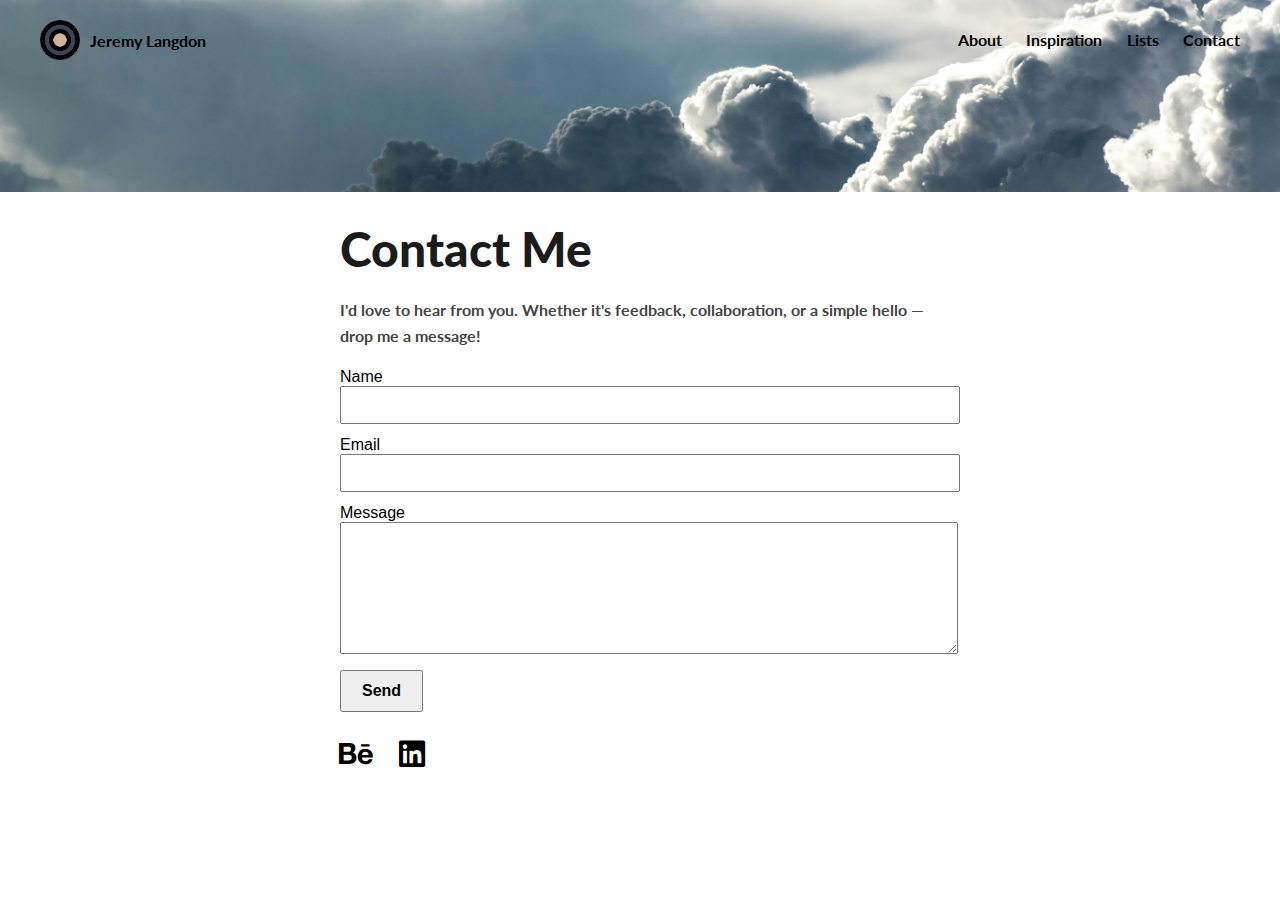
<file: contact.html>
<!DOCTYPE html>
<html lang="en">
<head>
  <meta charset="UTF-8" />
  <meta name="viewport" content="width=device-width, initial-scale=1.0"/>
  <title>Contact Jeremy Langdon</title>
  <link rel="stylesheet" href="css/style.css" />
  <link rel="preconnect" href="https://fonts.googleapis.com" />
  <link rel="preconnect" href="https://fonts.gstatic.com" crossorigin />
  <link href="https://fonts.googleapis.com/css2?family=Lato:wght@400;700;900&display=swap" rel="stylesheet" />
  <link rel="stylesheet" href="https://cdnjs.cloudflare.com/ajax/libs/font-awesome/6.5.0/css/all.min.css" />
</head>
<body class="contact-page">

  <!-- Video Background -->
<div class="contact-page-clouds">
  <img src="img/clouds.jpg" alt="Cloud background" />
</div>

  <!-- Header with navs-->
  <header class="header">
    <div class="left-header">
      <img src="gifs/gif2.gif" alt="Jeremy profile" class="small-profile" />
      <span class="head-name">Jeremy Langdon</span>
    </div>
    <nav class="top-nav">
      <a href="index.html">About</a>
      <a href="inspiration.html">Inspiration</a>
      <a href="lists.html">Lists</a>
      <a href="contact.html">Contact</a>
    </nav>
  </header>

  <!-- Main Contact Content -->
  <main class="contact-container">                 <!--contact heading and text-->
    <h1 class="bio-name">Contact Me</h1>
    <p class="bio-text">I'd love to hear from you. Whether it's feedback, collaboration, or a simple hello — drop me a message!</p>

    <form action="https://formspree.io/f/xzzggdvv" method="POST" class="contact-form">  <!--cols text box width by character amount, Labels help accesability, -->
      <label for="name">Name</label><br />
      <input type="text" id="name" name="name" required /><br>

      <label for="email">Email</label><br>
      <input type="email" id="email" name="email" required /><br>

      <label for="message">Message</label><br>
      <textarea id="message" name="message" rows="6" required></textarea><br>

      <button type="submit">Send</button>
    </form>

    <!-- linkdin/behance icons -->
    <section class="nav-buttons">
      <a href="https://www.behance.net/jeremylangdon" class="icon-link" aria-label="Behance profile" target="_blank">
        <i class="fa-brands fa-behance nav-icon" aria-hidden="true"></i>
      </a>
      <a href="https://www.linkedin.com/in/jeremy-langdon-4121a6149" class="icon-link" aria-label="LinkedIn profile" target="_blank">
        <i class="fa-brands fa-linkedin nav-icon" aria-hidden="true"></i>
      </a>
    </section>
  </main>

  <!-- Footer -->
  <footer class="footer">
    <!-- <p><small>Contact: </small><a href="mailto:youremail@example.com"><small>Send Email</small></a></p> -->
  </footer>

</body>
</html>
</file>
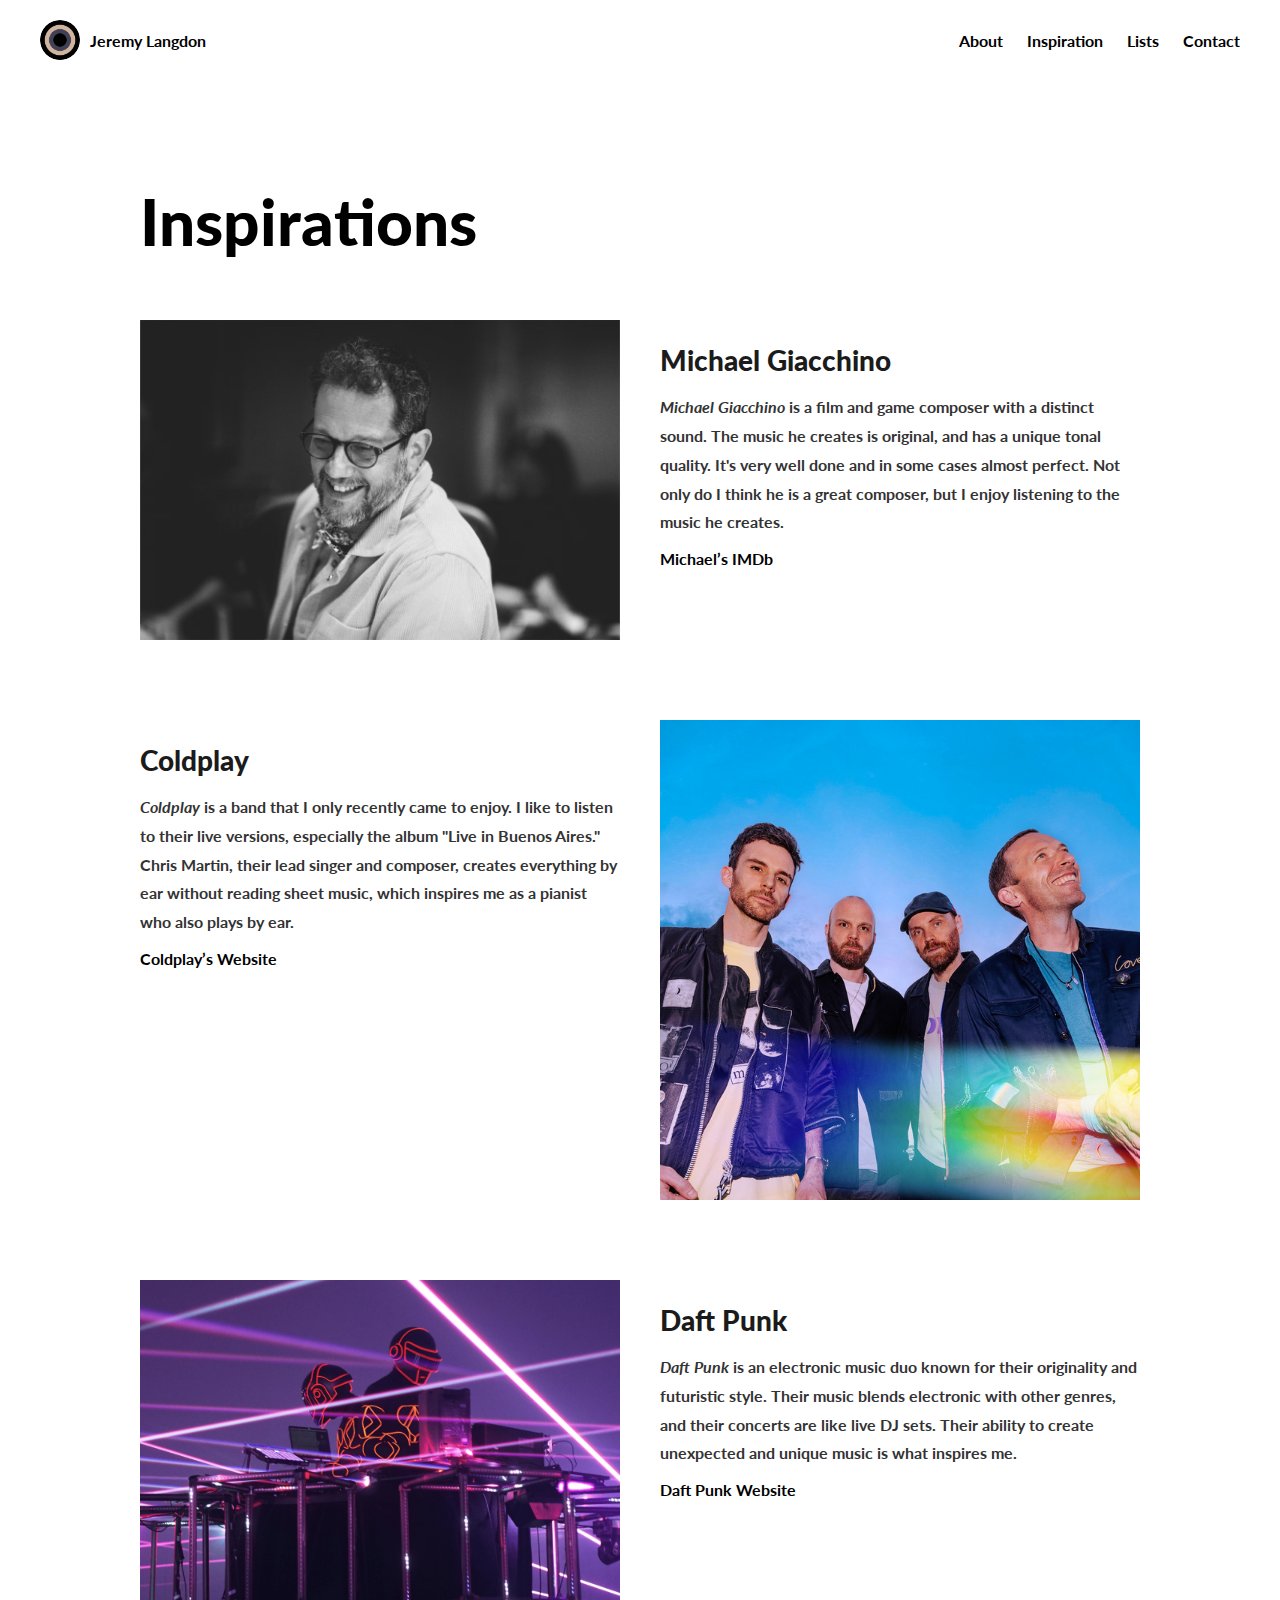
<file: inspiration.html>
<!DOCTYPE html>
<html lang="en">
<head>
  <meta charset="UTF-8" />
  <meta name="viewport" content="width=device-width, initial-scale=1.0"/>
  <title>Inspirations</title>
  <link rel="stylesheet" href="css/style.css" />
  <link rel="preconnect" href="https://fonts.googleapis.com" />
  <link rel="preconnect" href="https://fonts.gstatic.com" crossorigin />
  <link href="https://fonts.googleapis.com/css2?family=Lato:wght@400;700;900&display=swap" rel="stylesheet" />
</head>
<body class="inspiration-page">

  <header class="header">
    <div class="left-header">
      <div class="small-dot"></div>
      <img src="gifs/gif2.gif" alt="Profile photo of Jeremy Langdon" class="small-profile" />
      <span class="head-name">Jeremy Langdon</span>
    </div>
    <nav class="top-nav">
      <a href="index.html">About</a>
      <a href="inspiration.html">Inspiration</a>
      <a href="lists.html">Lists</a>
      <a href="contact.html">Contact</a>
    </nav>
  </header>

  <main class="inspiration-container">
    <h1 class="page-title">Inspirations</h1>

    <section class="inspo-item">
      <img src="img/michael.avif" alt="Photo of Michael Giacchino" />
      <div class="inspo-text">
        <h2>Michael Giacchino</h2>
        <p><i>Michael Giacchino</i> is a film and game composer with a distinct sound. The music he creates is original, and has a unique tonal quality. It's very well done and in some cases almost perfect. Not only do I think he is a great composer, but I enjoy listening to the music he creates.</p>
        <a href="https://www.imdb.com/name/nm0315974/" target="_blank">Michael’s IMDb</a>
      </div>
    </section>

    <section class="inspo-item reverse">
      <img src="img/coldplay.jpg" alt="Photo of Coldplay" />
      <div class="inspo-text">
        <h2>Coldplay</h2>
        <p><i>Coldplay</i> is a band that I only recently came to enjoy. I like to listen to their live versions, especially the album "Live in Buenos Aires." Chris Martin, their lead singer and composer, creates everything by ear without reading sheet music, which inspires me as a pianist who also plays by ear.</p>
        <a href="https://www.coldplay.com/" target="_blank">Coldplay’s Website</a>
      </div>
    </section>

    <section class="inspo-item">
      <img src="img/daft.png" alt="Photo of Daft Punk" />
      <div class="inspo-text">
        <h2>Daft Punk</h2>
        <p><i>Daft Punk</i> is an electronic music duo known for their originality and futuristic style. Their music blends electronic with other genres, and their concerts are like live DJ sets. Their ability to create unexpected and unique music is what inspires me.</p>
        <a href="https://www.daftpunk.com/" target="_blank">Daft Punk Website</a>
      </div>
    </section>
  </main>

  <!-- <footer class="footer">
    <p><small>Contact: </small><a href="#"><small>Send Email</small></a></p>
  </footer> -->

</body>
</html>
</file>
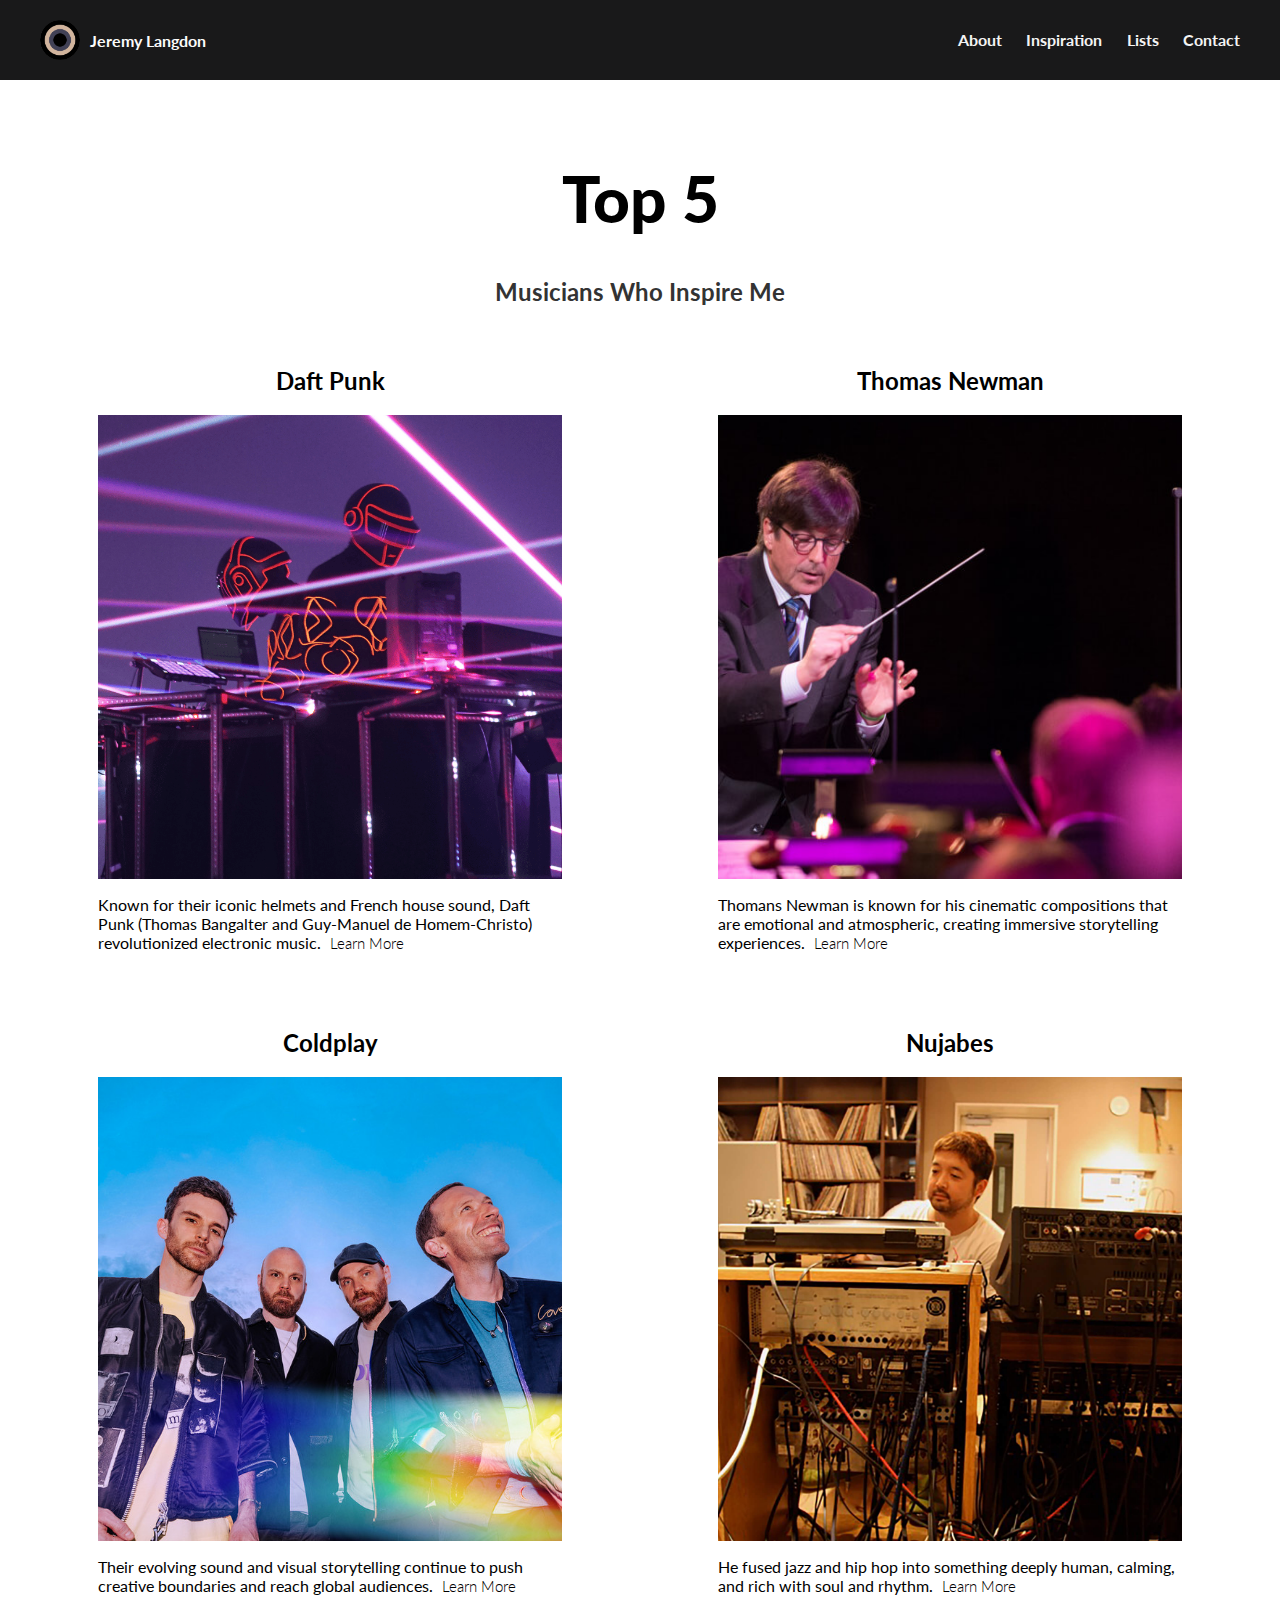
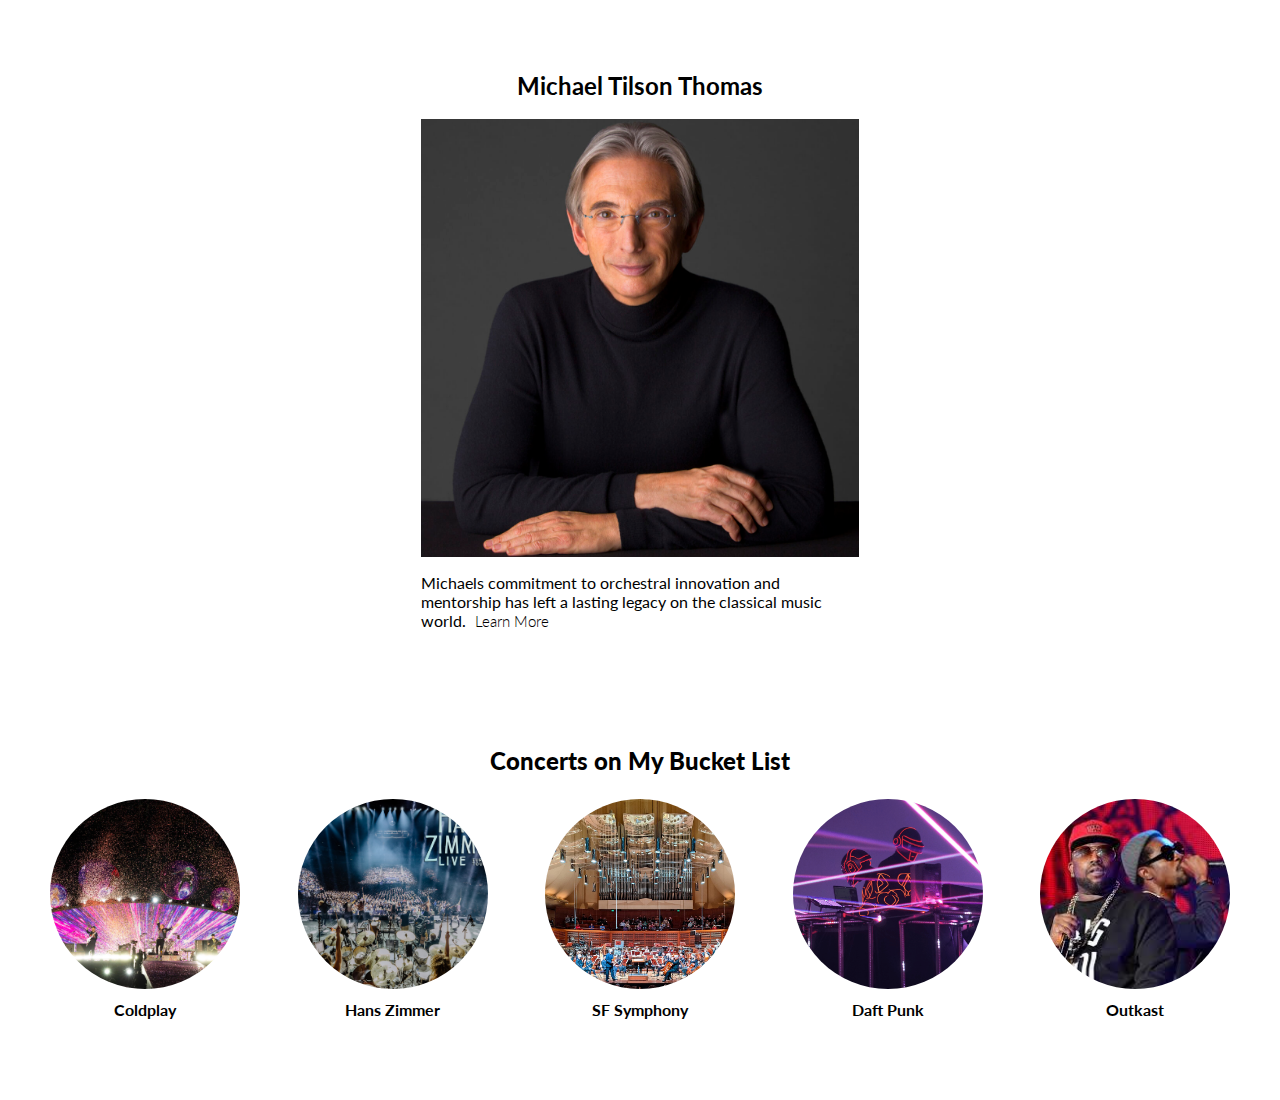
<file: lists.html>
<!DOCTYPE html>
<html lang="en">
<head>
  <meta charset="UTF-8" />
  <meta name="viewport" content="width=device-width, initial-scale=1.0"/>
  <title>Lists</title>
  <link rel="stylesheet" href="css/style.css" />
  <link rel="preconnect" href="https://fonts.googleapis.com" />
  <link rel="preconnect" href="https://fonts.gstatic.com" crossorigin />
  <link href="https://fonts.googleapis.com/css2?family=Lato:ital,wght@0,100;0,300;0,400;0,700;0,900;1,100;1,300;1,400;1,700;1,900&display=swap" rel="stylesheet">
</head>
<body class="lists-page">

  <header class="header">
    <div class="left-header">
      <img src="gifs/gif2.gif" alt="Profile photo of Jeremy Langdon" class="small-profile" />
      <span class="head-name">Jeremy Langdon</span>
    </div>
    <nav class="top-nav">
      <a href="index.html">About</a>
      <a href="inspiration.html">Inspiration</a>
      <a href="lists.html">Lists</a>
      <a href="contact.html">Contact</a>
    </nav>
  </header>

  <main class="lists-container">
    <h1 class="page-title">Top 5</h1>
    <h2 class="section-subheading">Musicians Who Inspire Me</h2>

    <!-- Top 5 Musicians -->
    <section class="lists-top">
      
      <div class="music1">
        <div class="music-text">
          <h2>Daft Punk</h2>
        </div>
        <div class="square-item">
          <img src="img/daft.png" alt="Daft Punk" />
          <p>Known for their iconic helmets and French house sound, Daft Punk (Thomas Bangalter and Guy-Manuel de Homem-Christo) revolutionized electronic music. <a href="https://daftpunk.com/" class="learn-more" target="_blank" rel="noopener noreferrer">Learn More</a></p>
         
          <!-- <h4>Daft Punk</h4> -->
        </div>
      </div>

      <div class="music2">
        <div class="music-text">
          <h2>Thomas Newman</h2>
        </div>
        <div class="square-item">
          <img src="img/newman.jpg" alt="Thomas Newman" />
          <p>Thomans Newman is known for his cinematic compositions that are emotional and atmospheric, creating immersive storytelling experiences. <a href="https://www.gsamusic.com/composers/thomas-newman/" class="learn-more" target="_blank" rel="noopener noreferrer">Learn More</a></p>
          <!-- <h4>Thomas Newman</h4> -->
        </div>
      </div>

      <div class="music3">
        <div class="music-text">
          <h2>Coldplay</h2>
        </div>
        <div class="square-item">
          <img src="img/coldplay.jpg" alt="Coldplay" />
          <p>Their evolving sound and visual storytelling continue to push creative boundaries and reach global audiences. <a href="https://www.coldplay.com/" class="learn-more" target="_blank">Learn More</a></p>
          <!-- <h4>Coldplay</h4> -->
        </div>
      </div>

      <div class="music4">
        <div class="music-text">
          <h2>Nujabes</h2>
        </div>
        <div class="square-item">
          <img src="img/nujabes.jpg" alt="Nujabes" />
          <p>He fused jazz and hip hop into something deeply human, calming, and rich with soul and rhythm. <a href="https://www.hydeout.net/" class="learn-more" target="_blank">Learn More</a></p>
          <!-- <h4>Nujabes</h4> -->
        </div>
      </div>

      <div class="music5">
        <div class="music-text">
          <h2>Michael Tilson Thomas</h2>
        </div>
        <div class="square-item">
          <img src="img/MTT.jpg" alt="Michael Tilson Thomas" />
          <p>Michaels commitment to orchestral innovation and mentorship has left a lasting legacy on the classical music world. <a href="https://michaeltilsonthomas.com/"class="learn-more" target="_blank">Learn More</a></p>

          <!-- <h4>Michael Tilson Thomas</h4> -->
        </div>
      </div>

    </section>

    <!-- Bottom Section: Concerts -->
    <section class="lists-bottom">
  <h2>Concerts on My Bucket List</h2>
  <div class="bottom-row">

    <div class="square-item">
      <a href="https://www.coldplay.com/" target="_blank">
        <img src="img/coldplayconcert.jpg" alt="Coldplay concert" />
      </a>
      <h4>Coldplay</h4>
    </div>

    <div class="square-item">
      <a href="https://www.hanszimmerlive.com/" target="_blank">
        <img src="img/hanszimmerconcert.jpg" alt="Hans Zimmer concert" />
      </a>
      <h4>Hans Zimmer</h4>
    </div>

    <div class="square-item">
      <a href="https://www.sfsymphony.org/" target="_blank">
        <img src="img/sfsymphony.jpg" alt="San Francisco Symphony" />
      </a>
      <h4>SF Symphony</h4>
    </div>

    <div class="square-item">
      <a href="https://www.daftpunk.com/" target="_blank">
        <img src="img/daftpunkconcert.png" alt="Daft Punk concert" />
      </a>
      <h4>Daft Punk</h4>
    </div>

    <div class="square-item">
      <a href="https://outkast.com/" target="_blank">
        <img src="img/outkastconcert.jpg" alt="Outkast concert" />
      </a>
      <h4>Outkast</h4>
    </div>

  </div>
</section>
  </main>

</body>
</html>
</file>
<file: css/style.css>
body {
  margin: 0;
  font-family: sans-serif;
  position: relative;
  display: flex;
  flex-direction: column;
}


.about-page .bio-section {
  margin-top: 70px;
  padding-top: 0;
}

p {
  font-family: "Lato", sans-serif;
  font-weight: 700;
  font-style: normal;
}



main {
  flex: 1;
}

html, body {
  height: 100%;
}

.header {
  display: flex;
  justify-content: space-between;
  align-items: center;
  padding: 20px 40px;
  width: 100%;
  box-sizing: border-box;
}

.left-header {
  display: flex;
  align-items: center;
}

 .small-profile {     /*gif icon top left */
  width: 40px;
  height: 40px;
  border-radius: 50%;
  object-fit: cover;
  margin-right: 10px;
}

.head-name {
  color: #000000;
  font-family: "Lato", sans-serif;
  font-weight: 700;
  font-style: normal;
  position: relative;
}

.top-nav a {
 margin-left: 20px;
  text-decoration: none;
  color: #000000;
   font-family: "Lato", sans-serif;
  font-weight: 700;
  font-style: normal;
  position: relative;
  transition: transform 0.9s;
  display: inline-block ;
}

.top-nav a:hover {
  /* text-decoration: underline;  */
   transform: scale(1.1);
}


.profile-pic img {
  width: 580px;
  height: 580px;
  transition: transform 3s;
  margin-top: 70px;
}

.profile-pic img:hover {
  transform: scale(1.4);
}

.bio-section {
  padding: 60px 0px;
  max-width: 800px;
  text-align: left;
}

.bio-box {
    font-size: 18pt;
  font-weight: bold;
  margin-bottom: 20px;
}



.nav-buttons {
  display: flex;
  margin-top: 10px; /* spacing below the bio */
  justify-content: flex-start; /* align left */
  gap: 2px;
  padding-left: 14px;
}

.footer {
  padding: 20px;
  font-size: 0.8rem;
  font-weight: bold;
}

.footer a {
 text-decoration: none;
 color: #000;
}
#container {
  width: 1440px;
  margin: 0 auto;
  padding: 40px 20px;
  display: flex;
  flex-direction: row;
  /* align-items: center; */
  gap: 40px;
  /* padding-top: 90px; */
}

.bio-name {
  font-size: 48px;
  font-weight: 900;
  margin-bottom: -30px;
  color: #1b1b1b;
  font-family: "Lato", sans-serif;
  margin-top: 70px;
}

.bio-box {
  font-size: 24px;
  font-weight: 700;
  color: #333;
  margin-bottom: 30px;
  font-family: "Lato", sans-serif;
}

.bio-text {
  font-size: 16px;
  line-height: 1.6;
  color: #444;
  max-width: 600px;
  text-align: left;
  font-family: "Lato", sans-serif;
}

.nav-gif {
  width: 80px;
  height: 80px;
  object-fit: cover;
}

.bio-content {
  position: relative;
  /* top: 59px; */
  margin-top: 59px;
}

.about-page .clouds-bg {
  position: absolute;
  top: 0;
  left: 0;
  width: 100%;
  height: 200px; 
  z-index: -1;
  overflow: hidden;
}

.about-page .clouds-bg img {
  width: 100%;
  height: 100%;
  object-fit: cover;
  display: block;
  object-position: top;
}
.icon-link {         /*layout alignment and position of Icon containers */
  display: flex;
  flex-direction: column;
  align-items: center;
  justify-content: flex-start;
  text-decoration: none;
  color: black;
  font-weight: bold;
  margin: 0 -15px; 
}


.nav-icon {        /* Behance and linkdin position and size */
  font-size: 30px;
  width: 80px;
  height: 80px;
  align-items: center;
  justify-content: center;
  color: #000000;
  align-items: flex-start;
padding-top: 8px; 
}




/*contact page css*/


.contact-page .contact-container {   /* contact page is body class*/
  display: flex;            /* flex and column vertical layout*/
  flex-direction: column;
  align-items: flex-start;
  position: relative;         /* relative position but now movable with css */
  z-index: 1;           /*z index for above video */
  padding: 60px 20px 40px;
  max-width: 800px;
  margin: 0 auto;   /* centers element container */
  margin-top: 40px;
}

.contact-page .bio-name {
  margin-bottom: 20px;  /*move element below down */
  margin-top: 40px;
}

.contact-page .bio-text {            /* spacing and width of text and page, only affecting bio text with contact page*/
  margin-top: 0;
  margin-bottom: 20px;
  max-width: 600px;
}

.contact-page .contact-form {    /* width and positioning of contact containers */
  width: 100%;
  max-width: 600px;
  margin-bottom: 19px;
}

.contact-page .contact-form input,             /*Selecting input and textarea*/
.contact-page .contact-form textarea {
  width: 100%;
  padding: 8px;
  margin-bottom: 12px;
  font-size: 1rem;
}

.contact-page .contact-form button {
  padding: 10px 20px;
  font-weight: bold;
  font-size: 16px;
  cursor: pointer;
}

.contact-page .nav-buttons {
  display: flex;
  gap: 10px;
  margin-top: 0px;
}

.contact-page .contact-page-clouds {
  position: absolute;
  top: 0;
  left: 0;
  width: 100%;
  height: 240px; /* or match your layout */
  z-index: -1;
  overflow: hidden;
}

.contact-page .contact-page-clouds img {
  width: 100%;
  height: 80%;
  object-fit: cover;
  object-position: top center; /* adjust if needed */
  display: block;
}

/* ------------------Inspiration page ----------------------*/

.inspiration-page {
  font-family: "Lato", sans-serif;
}


.inspiration-page .inspiration-container {
  max-width: 1000px;
  margin: 0 auto;
  padding: 60px 20px;
}

.inspiration-page .page-title {
  font-size: 64px;
  margin-bottom: 60px;
  font-weight: 900;
  font-style: normal;
}



.inspiration-page .inspo-item {
  display: flex;
  flex-wrap: wrap;
  gap: 40px;
  margin-bottom: 80px;
  align-items: flex-start;
}

.inspiration-page .inspo-item.reverse {
  flex-direction: row-reverse;
}

.inspiration-page .inspo-item img {
  width: 100%;
  max-width: 480px;
  height: auto;
  object-fit: cover;
  display: block;
  flex-shrink: 0
}

.inspiration-page .inspo-text {
  flex: 1 1 300px;
}

.inspiration-page .inspo-text h2 {
  font-size: 28px;
  font-weight: 900;
  margin-bottom: 12px;
  color: #1b1b1b;
}

.inspiration-page .inspo-text p {
  font-size: 16px;
  line-height: 1.8;
  margin-bottom: 12px;
  color: #333;
  max-width: 600px;
}

.inspiration-page .inspo-text a {
  font-weight: bold;
  color: #000;
  text-decoration: none;
}

.inspiration-page .inspo-text a:hover {
  text-decoration: underline;
}


/*----------Lists Css-------------*/

.lists-page .header {
  background-color: #19191a;
  position: fixed;
}

.learn-more {
display: inline-block;
  margin-left: 5px;
  font-family: "Lato", sans-serif;
  font-weight: 300;
  font-size: 15px;
  color: #000000;
  text-decoration: none;
  transition: color 0.5s, text-decoration 0.5s;
}


.learn-more:hover {
 color: #169475;
  text-decoration: underline;
}

.lists-page .top-nav a{
  color: #f4f4f4;
}

.lists-page .head-name {
  color: #fcfcfc;
}

.lists-page {
  background-color:  #f4f4f4; 
}

.lists-page .lists-container {
  max-width: 1200px;
  margin: 0 auto;
  padding: 60px 40px;
  font-family: "Lato", sans-serif;
  background-color: #ffffff;
  box-shadow: 0 4px 10px rgba(0, 0, 0, 0.05);
}

.lists-page .page-title {
  font-size: 64px;
  margin-bottom: 60px;
  font-family: "Lato", sans-serif;
  font-weight: 900;
  margin-top: 100px;
}

.lists-top {
  display: grid;
  grid-template-columns: repeat(2, 1fr);
  gap: 40px;
  margin-bottom: 100px;
}

.lists-top .text-block {
  display: flex;
  flex-direction: column;
  justify-content: center;
  font-family: "Lato", sans-serif;
}

.lists-top .text-block h2 {
  font-size: 24px;
  font-weight: 900;
  margin-bottom: 10px;
}

.lists-top h2 {
  text-align: center;
}

.lists-top .square-item p {
  width: 80%;   /*text width */
  font-family: "Lato", sans-serif;
  font-weight: 400;
  font-style: normal;
}

.music5 {
 grid-column: 1 / -1;          
  display: flex;
  flex-direction: column;
  align-items: center;          
      
}

.music5 .square-item img {
  max-width: 39%;
  height: auto;
}

.music5 p {
max-width: 39%;
}

.lists-top .text-block p {
  font-size: 16px;
  line-height: 1.6;
}

.square-item {
  display: flex;
  flex-direction: column;
  align-items: center; 
  font-family: "Lato", sans-serif;
  font-weight: 400; 
}

.square-item img {
  width: 80%;     /*image width */
  aspect-ratio: 1 / 1;
  object-fit: cover;
  /* border-radius: 8px; for circles*/  
}

.square-item h4 {
  margin-top: 8px;
  font-size: 16px;
  font-weight: 700;
}

.square-item.large {
  width: 100%;
}

.square-item.small {
  width: 400px;
  margin-top: 40px;
}
.lists-page .page-title {
  text-align: center;
}


/* bottom Concert Section (horizontal row) */
.lists-bottom {
  margin-top: 80px;
  font-family: "Lato", sans-serif;
}

.lists-bottom h2 {
  font-size: 24px;
  font-weight: 900;
  margin-bottom: 24px;
  font-family: "Lato", sans-serif;
  text-align: center;
}

.bottom-row {
  display: flex;
  flex-wrap: wrap;                
  justify-content: space-between; 
  gap: 32px;                      
  padding: 0 10px;                
}


.bottom-row .square-item {
  width: 190px;                   
  flex-shrink: 0;
  display: flex;
  flex-direction: column;
  align-items: center;
  text-align: center;
  font-family: "Lato", sans-serif;
  font-weight: 400;
}


.bottom-row .square-item img {
  width: 190px;
  height: 190px;
  border-radius: 50%;
  object-fit: cover;
}

.bottom-row .square-item h4 {
  margin-top: 8px;
  font-size: 16px;
  font-weight: 700;
}

.bottom-row .square-item p {
  font-size: 14px;
  margin-top: 4px;
  color: #333;
  line-height: 1.4;
}

.section-subheading {
  font-size: 24px;
  font-weight: 700;
  font-family: "Lato", sans-serif;
  color: #333;
  margin-bottom: 40px;
  margin-top: -20px;
  text-align: center;
}
</file>
